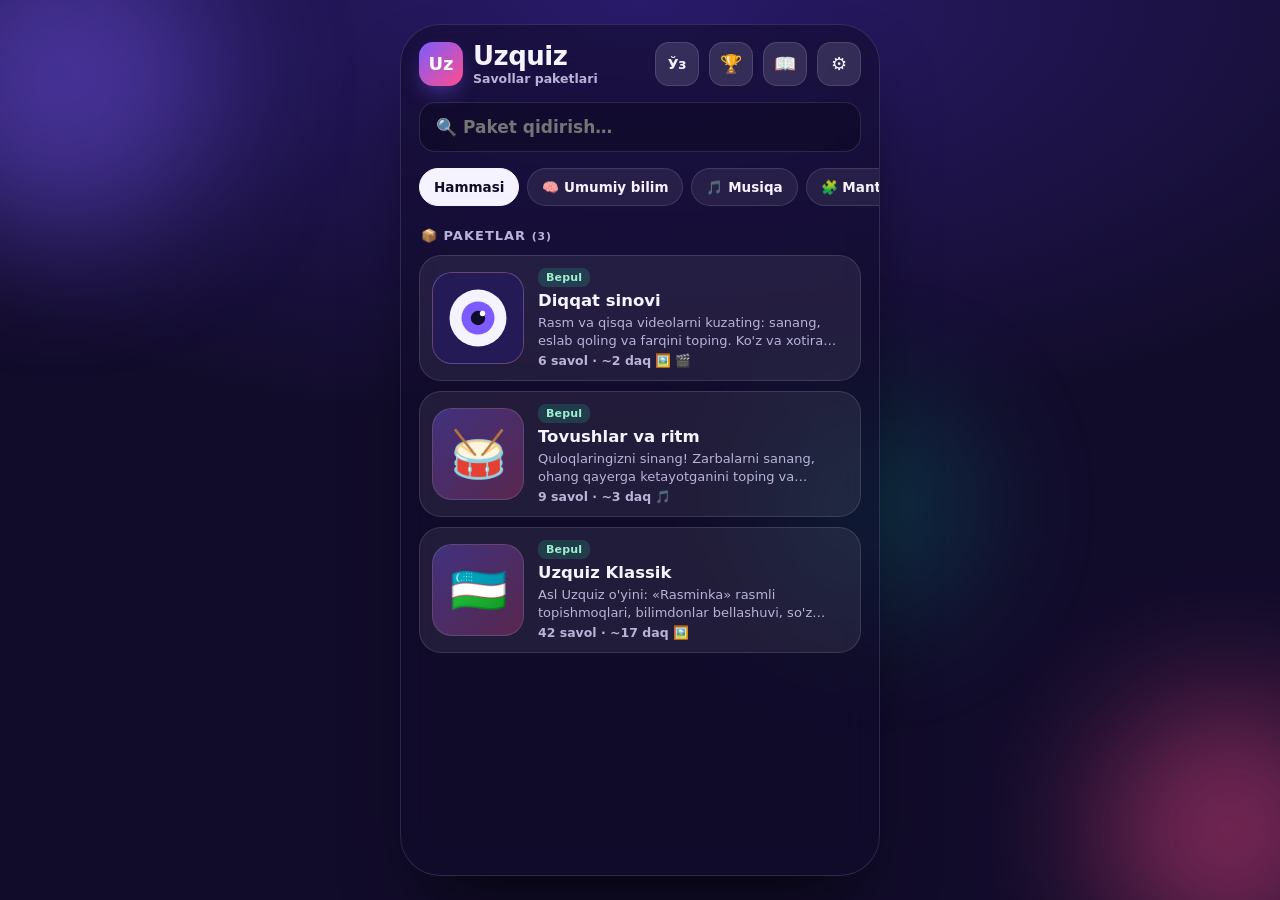
<file: index.html>
<!DOCTYPE html>
<html lang="uz">
<head>
  <meta charset="utf-8" />
  <meta name="viewport" content="width=device-width, initial-scale=1, viewport-fit=cover" />
  <meta name="theme-color" content="#120C2B" />
  <meta name="apple-mobile-web-app-capable" content="yes" />
  <meta name="apple-mobile-web-app-status-bar-style" content="black-translucent" />
  <meta name="apple-mobile-web-app-title" content="Uzquiz" />
  <meta name="description" content="Uzquiz — o'zbek tilidagi zamonaviy viktorina o'yini: 6 raund, 42 savol." />
  <title>Uzquiz — O'zbekcha viktorina</title>
  <link rel="manifest" href="manifest.webmanifest" />
  <link rel="icon" href="icon.svg" type="image/svg+xml" />
  <link rel="apple-touch-icon" href="icon.svg" />
  <link rel="stylesheet" href="css/styles.css" />
</head>
<body>
  <div class="bg-orbs" aria-hidden="true"><span></span><span></span><span></span></div>
  <main id="app" class="phone"></main>
  <div id="modal-root"></div>
  <div id="toast" class="toast" role="status" aria-live="polite"></div>
  <canvas id="confetti" aria-hidden="true"></canvas>
  <noscript>Uzquiz o'ynash uchun brauzeringizda JavaScript yoqilgan bo'lishi kerak.</noscript>
  <script type="module" src="js/app.js"></script>
</body>
</html>
</file>
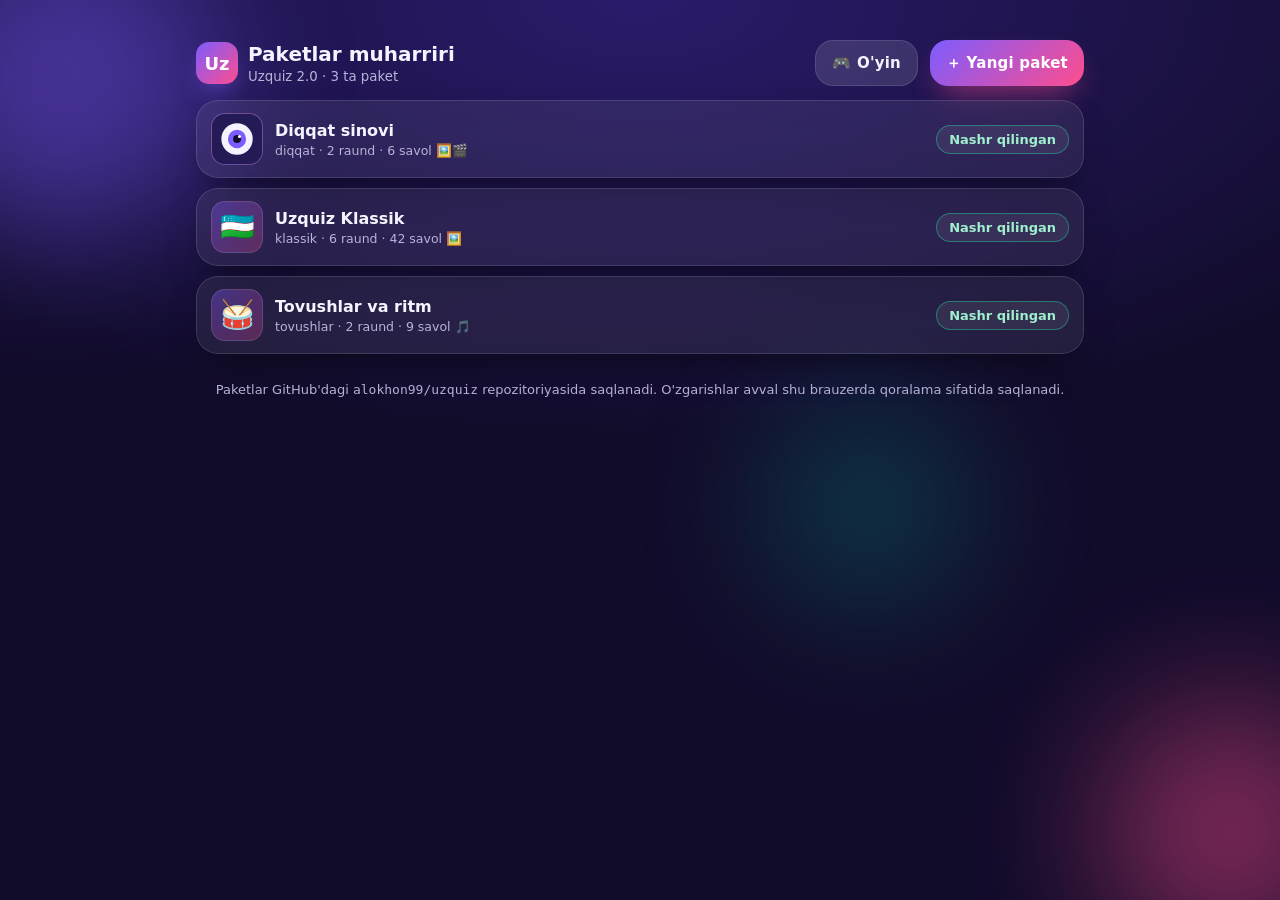
<file: admin.html>
<!DOCTYPE html>
<html lang="uz">
<head>
  <meta charset="utf-8" />
  <meta name="viewport" content="width=device-width, initial-scale=1, viewport-fit=cover" />
  <meta name="robots" content="noindex, nofollow" />
  <meta name="theme-color" content="#120C2B" />
  <title>Uzquiz — Paketlar muharriri</title>
  <link rel="icon" href="icon.svg" type="image/svg+xml" />
  <link rel="stylesheet" href="css/styles.css" />
  <link rel="stylesheet" href="css/admin.css" />
</head>
<body class="admin">
  <div class="bg-orbs" aria-hidden="true"><span></span><span></span><span></span></div>
  <div id="admin" class="admin-wrap">
    <p class="muted center" style="margin-top:40vh">Yuklanmoqda…</p>
  </div>
  <div id="modal-root"></div>
  <div id="toast" class="toast" role="status" aria-live="polite"></div>
  <script type="module" src="js/admin.js"></script>
</body>
</html>
</file>
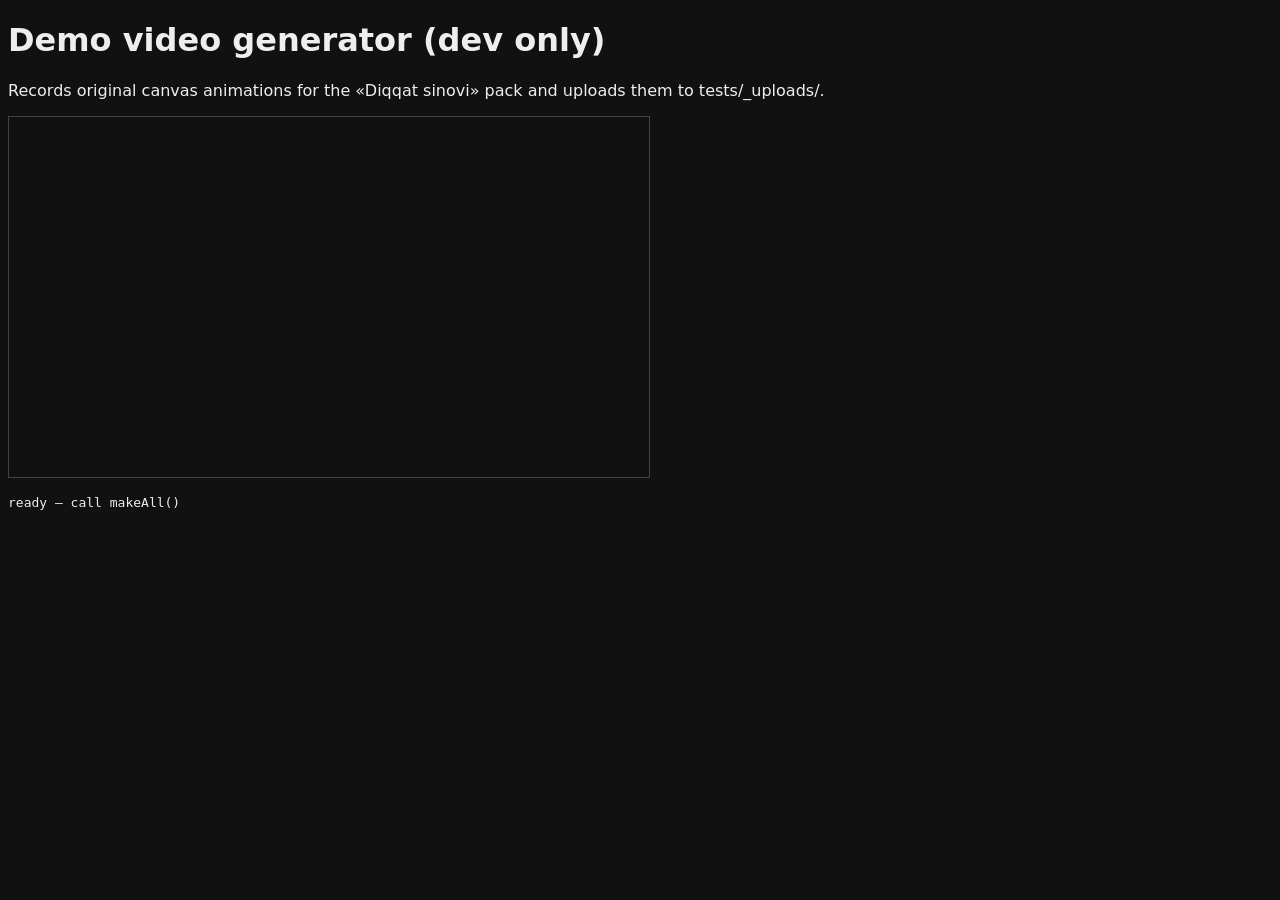
<file: tests/tools/make-videos.html>
<!DOCTYPE html>
<html lang="uz">
<head><meta charset="utf-8" /><title>Uzquiz — demo video generator</title></head>
<body style="background:#111;color:#eee;font-family:system-ui">
<h1>Demo video generator (dev only)</h1>
<p>Records original canvas animations for the «Diqqat sinovi» pack and uploads them to tests/_uploads/.</p>
<canvas id="c" width="640" height="360" style="width:640px;border:1px solid #444"></canvas>
<pre id="log"></pre>
<script type="module">
const c = document.getElementById("c"), ctx = c.getContext("2d");
const log = (t) => (document.getElementById("log").textContent += t + "\n");
const W = 640, H = 360, BG = "#1C1442";
const sleep = (ms) => new Promise((r) => setTimeout(r, ms));

function pickType() {
  for (const t of ["video/mp4;codecs=avc1.42E01E", "video/mp4;codecs=avc1", "video/mp4", "video/webm;codecs=vp9", "video/webm;codecs=vp8", "video/webm"])
    if (MediaRecorder.isTypeSupported(t)) return t;
  return "";
}

async function record(name, seconds, draw) {
  const type = pickType();
  const stream = c.captureStream(30);
  const rec = new MediaRecorder(stream, { mimeType: type, videoBitsPerSecond: 900_000 });
  const chunks = [];
  rec.ondataavailable = (e) => e.data.size && chunks.push(e.data);
  const done = new Promise((r) => (rec.onstop = r));
  rec.start(200);
  const t0 = performance.now();
  await new Promise((resolve) => {
    (function frame() {
      const t = (performance.now() - t0) / 1000;
      ctx.fillStyle = BG; ctx.fillRect(0, 0, W, H);
      draw(t);
      if (t < seconds) requestAnimationFrame(frame); else resolve();
    })();
  });
  rec.stop();
  await done;
  const ext = type.startsWith("video/mp4") ? "mp4" : "webm";
  const blob = new Blob(chunks, { type: type.split(";")[0] });
  const file = `${name}.${ext}`;
  const res = await fetch(`/__upload/${file}`, { method: "POST", body: blob }).then((r) => r.json());
  log(`${file}: ${(blob.size / 1024).toFixed(0)} KB (${type}) → ${res.ok ? "saved" : "FAILED"}`);
  return file;
}

function label(text) { ctx.fillStyle = "rgba(255,255,255,.5)"; ctx.font = "bold 20px system-ui"; ctx.fillText(text, 20, 34); }

// 1) Balls crossing the screen: 5 balls at different times/heights
const balls = [[0.4, 90, "#FF4D8D"], [1.3, 200, "#3DA9FF"], [2.0, 140, "#FFC53D"], [3.1, 260, "#22D39A"], [3.9, 110, "#7C5CFF"]];
async function v1() {
  return record("toplar", 6.5, (t) => {
    label("Uzquiz · Diqqat sinovi");
    for (const [st, y, col] of balls) {
      const x = -40 + (t - st) * 380;
      if (x > -40 && x < W + 40) { ctx.fillStyle = col; ctx.beginPath(); ctx.arc(x, y, 26, 0, Math.PI * 2); ctx.fill(); }
    }
  });
}
// 2) Flashing coloured squares; last one is yellow
const seq = [["#FF4D4D", "Q"], ["#3DA9FF", "K"], ["#22D39A", "Y"], ["#FF4D4D", "Q"], ["#FFC53D", "S"]];
async function v2() {
  return record("ranglar", 6.2, (t) => {
    label("Uzquiz · Diqqat sinovi");
    const i = Math.floor((t - 0.5) / 1.0);
    const phase = (t - 0.5) % 1.0;
    if (i >= 0 && i < seq.length && phase < 0.7) {
      const pos = [[120, 120], [400, 90], [260, 200], [460, 220], [180, 230]][i];
      ctx.fillStyle = seq[i][0]; ctx.fillRect(pos[0], pos[1], 110, 110);
    }
  });
}
// 3) Shapes appear one by one: circle, triangle, square, diamond (no star)
async function v3() {
  const shapes = ["circle", "triangle", "square", "diamond"];
  return record("shakllar", 6.0, (t) => {
    label("Uzquiz · Diqqat sinovi");
    const i = Math.floor((t - 0.5) / 1.2);
    if (i < 0 || i >= shapes.length || (t - 0.5) % 1.2 > 0.9) return;
    ctx.fillStyle = ["#FF8A3D", "#22D39A", "#3DA9FF", "#FF4D8D"][i];
    const cx = 320, cy = 190, s = 80;
    ctx.beginPath();
    if (shapes[i] === "circle") ctx.arc(cx, cy, s, 0, Math.PI * 2);
    if (shapes[i] === "triangle") { ctx.moveTo(cx, cy - s); ctx.lineTo(cx + s, cy + s * 0.8); ctx.lineTo(cx - s, cy + s * 0.8); }
    if (shapes[i] === "square") ctx.rect(cx - s, cy - s, s * 2, s * 2);
    if (shapes[i] === "diamond") { ctx.moveTo(cx, cy - s); ctx.lineTo(cx + s, cy); ctx.lineTo(cx, cy + s); ctx.lineTo(cx - s, cy); }
    ctx.closePath(); ctx.fill();
  });
}
window.makeAll = async () => { const files = [await v1(), await v2(), await v3()]; log("DONE " + files.join(",")); return files; };
log("ready — call makeAll()");
</script>
</body>
</html>
</file>
<file: css/styles.css>
:root {
  --bg: #120C2B;
  --bg-2: #1C1442;
  --card: rgba(255, 255, 255, 0.07);
  --card-strong: rgba(255, 255, 255, 0.12);
  --border: rgba(255, 255, 255, 0.12);
  --text: #F5F3FF;
  --muted: #B9B3D9;
  --primary: #7C5CFF;
  --primary-2: #FF4D8D;
  --accent: var(--primary);
  --success: #22D39A;
  --danger: #FF5A6E;
  --warning: #FFC53D;
  --radius: 22px;
  --radius-sm: 16px;
  --shadow: 0 18px 40px -18px rgba(0, 0, 0, 0.65);
  --safe-top: env(safe-area-inset-top, 0px);
  --safe-bottom: env(safe-area-inset-bottom, 0px);
  font-family: "SF Pro Rounded", ui-rounded, "Nunito", "Segoe UI", system-ui, -apple-system, Roboto, sans-serif;
  color-scheme: dark;
}

* { box-sizing: border-box; -webkit-tap-highlight-color: transparent; }

html, body {
  margin: 0;
  min-height: 100%;
  background: radial-gradient(120% 80% at 50% 0%, #2A1B6B 0%, var(--bg) 60%) fixed, var(--bg);
  color: var(--text);
  overscroll-behavior: none;
}

body { min-height: 100dvh; display: flex; justify-content: center; }

button, input { font: inherit; color: inherit; }
button { cursor: pointer; border: 0; background: none; touch-action: manipulation; }
:focus-visible { outline: 3px solid var(--warning); outline-offset: 3px; }

/* Fondagi rangli doiralar */
.bg-orbs { position: fixed; inset: 0; overflow: hidden; pointer-events: none; z-index: 0; }
.bg-orbs span { position: absolute; border-radius: 50%; filter: blur(70px); opacity: 0.45; animation: float 14s ease-in-out infinite; }
.bg-orbs span:nth-child(1) { width: 320px; height: 320px; background: #7C5CFF; top: -80px; left: -100px; }
.bg-orbs span:nth-child(2) { width: 260px; height: 260px; background: #FF4D8D; bottom: -60px; right: -80px; animation-delay: -5s; }
.bg-orbs span:nth-child(3) { width: 200px; height: 200px; background: #00C2A8; top: 45%; left: 60%; opacity: 0.25; animation-delay: -9s; }
@keyframes float { 0%, 100% { transform: translate(0, 0); } 50% { transform: translate(30px, -40px); } }

/* Telefon ramkasi */
.phone {
  position: relative;
  z-index: 1;
  width: 100%;
  max-width: 480px;
  min-height: 100dvh;
  padding: calc(var(--safe-top) + 16px) 18px calc(var(--safe-bottom) + 20px);
  display: flex;
  flex-direction: column;
}

@media (min-width: 560px) {
  body { align-items: center; padding: 24px 0; }
  .phone {
    min-height: min(860px, calc(100dvh - 48px));
    max-height: 900px;
    border-radius: 40px;
    border: 1px solid var(--border);
    background: rgba(18, 12, 43, 0.55);
    backdrop-filter: blur(20px);
    box-shadow: 0 40px 80px -30px rgba(0, 0, 0, 0.8);
    overflow-y: auto;
  }
}

.screen { flex: 1; display: flex; flex-direction: column; gap: 16px; animation: enter 0.32s cubic-bezier(.2,.8,.2,1); }
@keyframes enter { from { opacity: 0; transform: translateY(14px) scale(0.99); } to { opacity: 1; transform: none; } }

/* Umumiy elementlar */
.card {
  background: var(--card);
  border: 1px solid var(--border);
  border-radius: var(--radius);
  padding: 18px;
  backdrop-filter: blur(14px);
  box-shadow: var(--shadow);
}

.btn {
  display: flex; align-items: center; justify-content: center; gap: 10px;
  min-height: 56px; padding: 0 22px; width: 100%;
  border-radius: 18px; font-weight: 800; font-size: 17px; letter-spacing: 0.2px;
  transition: transform 0.12s ease, filter 0.2s ease, background 0.2s ease, opacity 0.2s;
  user-select: none;
}
.btn:active { transform: scale(0.97); }
.btn[disabled] { opacity: 0.45; pointer-events: none; }
.btn-primary { background: linear-gradient(135deg, var(--primary), var(--primary-2)); color: #fff; box-shadow: 0 14px 30px -12px rgba(255, 77, 141, 0.7); }
.btn-secondary { background: var(--card-strong); border: 1px solid var(--border); }
.btn-ghost { background: transparent; color: var(--muted); min-height: 48px; }
.btn-danger { background: rgba(255, 90, 110, 0.18); color: #FFB3BD; border: 1px solid rgba(255, 90, 110, 0.4); }
.btn-success { background: linear-gradient(135deg, #22D39A, #00A6C2); color: #052A22; }
.btn-row { display: flex; gap: 10px; }
.btn-row .btn { flex: 1; min-width: 0; padding: 0 12px; font-size: 15.5px; white-space: nowrap; }

.icon-btn {
  width: 44px; height: 44px; border-radius: 14px; display: grid; place-items: center;
  background: var(--card-strong); border: 1px solid var(--border); font-size: 18px; flex: none;
}

.topbar { display: flex; align-items: center; gap: 12px; }
.topbar h2 { margin: 0; font-size: 20px; flex: 1; }

.muted { color: var(--muted); }
.center { text-align: center; }
.spacer { flex: 1; }

/* Bosh sahifa */
.logo { text-align: center; margin-top: 4vh; }
.logo-mark {
  width: 104px; height: 104px; margin: 0 auto 14px; border-radius: 30px;
  background: linear-gradient(135deg, var(--primary), var(--primary-2));
  display: grid; place-items: center; font-size: 46px; font-weight: 900; color: #fff;
  box-shadow: 0 20px 50px -15px rgba(124, 92, 255, 0.9);
  animation: bob 4s ease-in-out infinite; position: relative;
}
.logo-mark::after { content: ""; position: absolute; width: 18px; height: 18px; border-radius: 50%; background: var(--warning); top: 14px; right: 14px; }
@keyframes bob { 0%, 100% { transform: translateY(0) rotate(-3deg); } 50% { transform: translateY(-8px) rotate(3deg); } }
.logo h1 { margin: 0; font-size: 42px; font-weight: 900; letter-spacing: -1px;
  background: linear-gradient(90deg, #fff, #D9CCFF); -webkit-background-clip: text; background-clip: text; color: transparent; }
.logo p { margin: 6px 0 0; color: var(--muted); font-size: 15px; }

.chips { display: flex; gap: 8px; justify-content: center; flex-wrap: wrap; }
.chip { padding: 7px 12px; border-radius: 999px; background: var(--card); border: 1px solid var(--border); font-size: 13px; font-weight: 700; color: var(--muted); }

.field label { display: block; font-size: 13px; font-weight: 700; color: var(--muted); margin: 0 0 8px 4px; }
.input {
  width: 100%; min-height: 56px; border-radius: 16px; padding: 0 16px;
  background: rgba(0, 0, 0, 0.25); border: 1.5px solid var(--border); font-size: 17px; font-weight: 600;
  transition: border-color 0.2s, box-shadow 0.2s;
}
.input:focus { outline: none; border-color: var(--primary); box-shadow: 0 0 0 4px rgba(124, 92, 255, 0.25); }
.input.shake { animation: shake 0.35s; border-color: var(--danger); }
@keyframes shake { 25% { transform: translateX(-6px); } 50% { transform: translateX(6px); } 75% { transform: translateX(-3px); } }

.best { display: flex; align-items: center; gap: 12px; }
.best .big { font-size: 26px; font-weight: 900; }
.menu-grid { display: grid; grid-template-columns: repeat(3, 1fr); gap: 10px; }
.menu-tile { display: flex; flex-direction: column; align-items: center; gap: 6px; padding: 14px 6px; border-radius: 18px; background: var(--card); border: 1px solid var(--border); font-size: 12.5px; font-weight: 700; min-height: 80px; justify-content: center; }
.menu-tile .e { font-size: 24px; }
.menu-tile:active { transform: scale(0.96); }

/* Raund kirish */
.intro-badge {
  width: 124px; height: 124px; margin: 6vh auto 0; border-radius: 36px; font-size: 60px;
  display: grid; place-items: center; background: color-mix(in srgb, var(--accent) 30%, transparent);
  border: 2px solid color-mix(in srgb, var(--accent) 60%, transparent);
  box-shadow: 0 20px 60px -20px var(--accent); animation: pop 0.5s cubic-bezier(.3,1.6,.5,1);
}
@keyframes pop { from { transform: scale(0.4); opacity: 0; } to { transform: scale(1); opacity: 1; } }
.intro-step { text-align: center; font-weight: 800; color: var(--accent); letter-spacing: 2px; font-size: 13px; text-transform: uppercase; }
.intro-title { text-align: center; font-size: 32px; font-weight: 900; margin: 0; }
.round-dots { display: flex; justify-content: center; gap: 6px; }
.round-dots i { width: 26px; height: 6px; border-radius: 4px; background: var(--card-strong); }
.round-dots i.done { background: var(--success); }
.round-dots i.cur { background: var(--accent); }
.rules { display: flex; gap: 10px; }
.rules .card { flex: 1; text-align: center; padding: 12px; }
.rules b { display: block; font-size: 20px; }
.rules span { font-size: 12px; color: var(--muted); }

/* Savol ekrani */
.q-head { display: flex; align-items: center; gap: 10px; }
.q-head .meta { flex: 1; min-width: 0; }
.q-head .meta small { display: block; color: var(--accent); font-weight: 800; font-size: 12px; letter-spacing: 1px; text-transform: uppercase; white-space: nowrap; overflow: hidden; text-overflow: ellipsis; }
.q-head .meta b { font-size: 16px; }
.score-pill { padding: 8px 12px; border-radius: 999px; background: var(--card-strong); border: 1px solid var(--border); font-weight: 900; font-size: 15px; white-space: nowrap; }
.score-pill.bump { animation: bump 0.45s; }
@keyframes bump { 40% { transform: scale(1.25); background: var(--success); color: #052A22; } }

.progress { height: 8px; border-radius: 8px; background: var(--card-strong); overflow: hidden; }
.progress > i { display: block; height: 100%; border-radius: 8px; background: linear-gradient(90deg, var(--accent), var(--primary-2)); transition: width 0.4s ease; }

.timer-wrap { display: flex; justify-content: center; align-items: center; gap: 12px; min-height: 64px; }
.timer { position: relative; width: 64px; height: 64px; }
.timer svg { transform: rotate(-90deg); }
.timer .track { stroke: var(--card-strong); }
.timer .bar { stroke: var(--accent); transition: stroke-dashoffset 0.25s linear, stroke 0.3s; stroke-linecap: round; }
.timer.low .bar { stroke: var(--danger); }
.timer .num { position: absolute; inset: 0; display: grid; place-items: center; font-weight: 900; font-size: 20px; }
.timer.low .num { color: var(--danger); animation: pulse 1s infinite; }
@keyframes pulse { 50% { transform: scale(1.15); } }
.streak { padding: 6px 12px; border-radius: 999px; background: rgba(255, 138, 61, 0.2); border: 1px solid rgba(255, 138, 61, 0.5); color: #FFC9A3; font-weight: 800; font-size: 13px; animation: pop 0.4s; }

.q-card { text-align: center; padding: 22px 18px; }
.q-image { font-size: 96px; line-height: 1.1; margin: 4px 0 14px; filter: drop-shadow(0 12px 20px rgba(0,0,0,0.4)); animation: pop 0.45s cubic-bezier(.3,1.6,.5,1); }
.q-image svg { width: 200px; max-width: 80%; height: auto; border-radius: 10px; box-shadow: 0 10px 30px rgba(0,0,0,0.4); }
.q-text { font-size: 20px; font-weight: 800; line-height: 1.35; margin: 0; }

.options { display: grid; gap: 10px; }
.option {
  display: flex; align-items: center; gap: 12px; text-align: left; width: 100%;
  min-height: 58px; padding: 12px 14px; border-radius: 18px;
  background: var(--card); border: 1.5px solid var(--border); font-size: 16.5px; font-weight: 700;
  transition: transform 0.12s, background 0.2s, border-color 0.2s, opacity 0.2s;
}
.option:active { transform: scale(0.98); }
.option .key { width: 32px; height: 32px; border-radius: 10px; display: grid; place-items: center; background: var(--card-strong); font-weight: 900; font-size: 14px; flex: none; }
.option.correct { background: rgba(34, 211, 154, 0.2); border-color: var(--success); }
.option.correct .key { background: var(--success); color: #052A22; }
.option.wrong { background: rgba(255, 90, 110, 0.2); border-color: var(--danger); animation: shake 0.35s; }
.option.wrong .key { background: var(--danger); color: #fff; }
.options.locked .option { pointer-events: none; }
.options.locked .option:not(.correct):not(.wrong) { opacity: 0.45; }

.hint { display: flex; flex-direction: column; align-items: center; gap: 10px; }
.hint-text { font-size: 14px; color: var(--muted); }
.hint-text b { color: var(--warning); font-size: 16px; }
.letters { display: flex; gap: 6px; flex-wrap: wrap; justify-content: center; }
.letters i { width: 30px; height: 36px; border-radius: 9px; background: var(--card-strong); border: 1px solid var(--border); display: grid; place-items: center; font-style: normal; font-weight: 900; font-size: 15px; }
.letters i.ok { background: rgba(34, 211, 154, 0.25); border-color: var(--success); animation: pop 0.35s; }
.letters i.part { background: rgba(255, 196, 61, 0.22); border-color: var(--warning); animation: pop 0.35s; }
.letters i.bad { background: rgba(255, 90, 110, 0.2); border-color: var(--danger); animation: pop 0.35s; }
.letters i.first { background: color-mix(in srgb, var(--warning) 30%, transparent); border-color: var(--warning); }
.letters i.gap { width: 10px; background: none; border: 0; }

/* Javob natijasi paneli */
.feedback {
  border-radius: var(--radius); padding: 16px; display: flex; flex-direction: column; gap: 10px;
  animation: slideUp 0.3s cubic-bezier(.2,.8,.2,1);
}
@keyframes slideUp { from { transform: translateY(30px); opacity: 0; } to { transform: none; opacity: 1; } }
.feedback.ok { background: rgba(34, 211, 154, 0.14); border: 1px solid rgba(34, 211, 154, 0.5); }
.feedback.bad { background: rgba(255, 90, 110, 0.14); border: 1px solid rgba(255, 90, 110, 0.5); }
.feedback.part { background: rgba(255, 196, 61, 0.14); border: 1px solid rgba(255, 196, 61, 0.55); }
.feedback .fb-note { font-size: 13.5px; color: var(--muted); }
.feedback .claim-btn { border-style: dashed; }
.small-note { font-size: 13px; margin: -6px 0 0; }
.feedback .fb-title { display: flex; align-items: center; justify-content: space-between; font-size: 20px; font-weight: 900; }
.feedback .pts { font-size: 16px; padding: 4px 10px; border-radius: 999px; background: rgba(255,255,255,0.12); }
.feedback .fb-answer { font-size: 15px; }
.feedback .fb-fact { font-size: 13.5px; color: var(--muted); }
.theme-reveal { text-align: center; font-size: 28px; font-weight: 900; color: var(--warning); letter-spacing: 1px; animation: pop 0.6s cubic-bezier(.3,1.6,.5,1); }

/* Natijalar */
.result-hero { text-align: center; margin-top: 2vh; }
.result-hero .emoji { font-size: 72px; animation: pop 0.6s cubic-bezier(.3,1.6,.5,1); }
.result-hero h2 { margin: 6px 0 2px; font-size: 28px; font-weight: 900; }
.result-score { font-size: 56px; font-weight: 900; line-height: 1; background: linear-gradient(90deg, var(--warning), var(--primary-2)); -webkit-background-clip: text; background-clip: text; color: transparent; }
.stars { font-size: 34px; letter-spacing: 6px; }
.stars .off { filter: grayscale(1); opacity: 0.3; }
.stat-row { display: grid; grid-template-columns: repeat(3, 1fr); gap: 10px; }
.stat { text-align: center; padding: 12px 6px; }
.stat b { display: block; font-size: 22px; font-weight: 900; }
.stat span { font-size: 12px; color: var(--muted); }
.breakdown { display: flex; flex-direction: column; gap: 8px; }
.bd-row { display: flex; align-items: center; gap: 10px; font-size: 14.5px; font-weight: 700; }
.bd-row .e { width: 34px; height: 34px; border-radius: 10px; display: grid; place-items: center; background: var(--card-strong); }
.bd-row .name { flex: 1; }
.bd-row .bar { width: 70px; height: 6px; border-radius: 4px; background: var(--card-strong); overflow: hidden; }
.bd-row .bar i { display: block; height: 100%; background: var(--success); }
.bd-row .val { width: 54px; text-align: right; color: var(--muted); }

/* Ro'yxatlar */
.list { display: flex; flex-direction: column; gap: 8px; }
.rec { display: flex; align-items: center; gap: 12px; padding: 12px 14px; }
.rec .pos { width: 32px; height: 32px; border-radius: 10px; display: grid; place-items: center; font-weight: 900; background: var(--card-strong); flex: none; }
.rec:nth-child(1) .pos { background: #FFC53D; color: #3A2A00; }
.rec:nth-child(2) .pos { background: #D7DBE6; color: #222; }
.rec:nth-child(3) .pos { background: #E0975A; color: #2A1300; }
.rec .who { flex: 1; min-width: 0; }
.rec .who b { display: block; overflow: hidden; text-overflow: ellipsis; white-space: nowrap; }
.rec .who small { color: var(--muted); }
.rec .sc { font-weight: 900; font-size: 18px; }
.empty { text-align: center; padding: 40px 20px; color: var(--muted); }
.empty .e { font-size: 56px; display: block; margin-bottom: 10px; }

.how-item { display: flex; gap: 12px; align-items: flex-start; }
.how-item .e { font-size: 26px; width: 44px; height: 44px; border-radius: 14px; display: grid; place-items: center; background: var(--card-strong); flex: none; }
.how-item h4 { margin: 0 0 4px; font-size: 16px; }
.how-item p { margin: 0; font-size: 14px; color: var(--muted); line-height: 1.45; }

.setting { display: flex; align-items: center; gap: 12px; padding: 14px 16px; }
.setting .txt { flex: 1; }
.setting .txt b { display: block; }
.setting .txt small { color: var(--muted); }
.switch { position: relative; width: 54px; height: 32px; flex: none; }
.switch input { position: absolute; inset: 0; opacity: 0; margin: 0; cursor: pointer; z-index: 1; }
.switch .slider { position: absolute; inset: 0; border-radius: 999px; background: var(--card-strong); border: 1px solid var(--border); transition: background 0.2s; }
.switch .slider::after { content: ""; position: absolute; top: 3px; left: 3px; width: 24px; height: 24px; border-radius: 50%; background: #fff; transition: transform 0.2s; }
.switch input:checked + .slider { background: var(--success); }
.switch input:checked + .slider::after { transform: translateX(22px); }
.switch input:focus-visible + .slider { outline: 3px solid var(--warning); outline-offset: 2px; }

/* Modal */
.modal-backdrop { position: fixed; inset: 0; background: rgba(5, 3, 15, 0.7); backdrop-filter: blur(6px); z-index: 50; display: flex; align-items: flex-end; justify-content: center; animation: fade 0.2s; }
@keyframes fade { from { opacity: 0; } }
.modal { width: 100%; max-width: 480px; background: var(--bg-2); border: 1px solid var(--border); border-radius: 28px 28px 0 0; padding: 24px 20px calc(var(--safe-bottom) + 20px); animation: slideUp 0.28s cubic-bezier(.2,.8,.2,1); display: flex; flex-direction: column; gap: 12px; text-align: center; }
.modal .e { font-size: 44px; }
.modal h3 { margin: 0; font-size: 22px; }
.modal p { margin: 0 0 6px; color: var(--muted); }
@media (min-width: 560px) { .modal-backdrop { align-items: center; } .modal { border-radius: 28px; } }

.preview-bar { position: fixed; top: 0; left: 0; right: 0; z-index: 70; text-align: center; padding: calc(var(--safe-top) + 6px) 12px 6px; background: var(--warning); color: #3A2A00; font-weight: 800; font-size: 13px; }
body:has(.preview-bar) .phone { padding-top: calc(var(--safe-top) + 46px); }
.toast { position: fixed; left: 50%; bottom: calc(var(--safe-bottom) + 28px); transform: translate(-50%, 30px); background: #fff; color: #1C1442; padding: 12px 18px; border-radius: 14px; font-weight: 800; font-size: 14px; opacity: 0; pointer-events: none; transition: opacity 0.25s, transform 0.25s; z-index: 60; max-width: 90vw; text-align: center; }
.toast.show { opacity: 1; transform: translate(-50%, 0); }

#confetti { position: fixed; inset: 0; width: 100%; height: 100%; pointer-events: none; z-index: 40; }

.sr-only { position: absolute; width: 1px; height: 1px; overflow: hidden; clip: rect(0 0 0 0); white-space: nowrap; }

@media (max-height: 680px) {
  .q-image { font-size: 72px; margin-bottom: 8px; }
  .q-text { font-size: 18px; }
  .option { min-height: 52px; }
  .logo { margin-top: 0; }
  .logo-mark { width: 84px; height: 84px; font-size: 38px; }
}

/* BUG-04/05: kichik telefonlar (masalan, 320 × 568) */
@media (max-height: 620px) {
  .phone { padding-top: calc(var(--safe-top) + 10px); padding-bottom: calc(var(--safe-bottom) + 12px); }
  .screen { gap: 10px; }
  .chips { display: none; }
  .logo-mark { width: 64px; height: 64px; font-size: 28px; border-radius: 20px; margin-bottom: 8px; }
  .logo-mark::after { width: 12px; height: 12px; top: 9px; right: 9px; }
  .logo h1 { font-size: 32px; }
  .best { padding: 10px 14px; }
  .best .big { font-size: 20px; }
  .menu-tile { min-height: 64px; padding: 8px 4px; }
  .timer-wrap { min-height: 44px; }
  .timer { transform: scale(0.72); margin: -9px 0; }
  .q-card { padding: 12px 14px; }
  .q-image { font-size: 50px; margin: 0 0 6px; }
  .q-image svg { width: 130px; }
  .q-text { font-size: 16.5px; }
  .options { gap: 8px; }
  .option { min-height: 46px; padding: 7px 12px; font-size: 15.5px; }
  .option .key { width: 28px; height: 28px; }
  .btn { min-height: 50px; }
  .intro-badge { width: 92px; height: 92px; font-size: 44px; margin-top: 2vh; }
  .intro-title { font-size: 26px; }
}

@media (prefers-reduced-motion: reduce) {
  *, *::before, *::after { animation-duration: 0.01ms !important; animation-iteration-count: 1 !important; transition-duration: 0.01ms !important; }
}

/* ================= Uzquiz 2.0: katalog, paket sahifasi, media ================= */
.cat-head { display: flex; align-items: center; gap: 10px; }
.cat-head .ch-title { flex: 1; min-width: 0; }
.cat-head h1 { margin: 0; font-size: 26px; font-weight: 900; letter-spacing: -0.5px; }
.cat-head small { color: var(--muted); font-size: 12.5px; font-weight: 700; }
.logo-mini { width: 44px; height: 44px; flex: none; border-radius: 14px; background: linear-gradient(135deg, var(--primary), var(--primary-2)); display: grid; place-items: center; font-weight: 900; color: #fff; font-size: 18px; box-shadow: 0 10px 24px -10px rgba(124, 92, 255, 0.9); }
.section-h { font-size: 13px; font-weight: 800; color: var(--muted); letter-spacing: 1px; text-transform: uppercase; margin: 4px 2px -4px; }
.search-wrap .input { min-height: 50px; }
.search-wrap .input::-webkit-search-cancel-button { filter: invert(1); }
.cat-chips { display: flex; gap: 8px; overflow-x: auto; padding-bottom: 2px; scrollbar-width: none; margin: 0 -18px; padding-left: 18px; padding-right: 18px; }
.cat-chips::-webkit-scrollbar { display: none; }
.chip-btn { flex: none; min-height: 38px; padding: 0 14px; border-radius: 999px; background: var(--card); border: 1px solid var(--border); font-weight: 800; font-size: 13.5px; white-space: nowrap; }
.chip-btn.on { background: var(--text); color: var(--bg); border-color: var(--text); }
.chip.free { color: #9FF0CF; border-color: rgba(34, 211, 154, 0.45); }

.cover { flex: none; width: 92px; height: 92px; border-radius: 20px; overflow: hidden; display: grid; place-items: center; background: linear-gradient(135deg, rgba(124, 92, 255, 0.35), rgba(255, 77, 141, 0.25)); border: 1px solid var(--border); }
.cover span { font-size: 46px; line-height: 1; }
.cover img { width: 100%; height: 100%; object-fit: cover; display: block; }
.cover.sm { width: 52px; height: 52px; border-radius: 14px; }
.cover.sm span { font-size: 28px; }
.cover.lg { width: 132px; height: 132px; border-radius: 32px; margin: 0 auto; box-shadow: 0 24px 50px -20px rgba(124, 92, 255, 0.8); animation: pop 0.45s cubic-bezier(.3,1.6,.5,1); }
.cover.lg span { font-size: 68px; }

.pack-list { display: flex; flex-direction: column; gap: 10px; }
.pack-card { display: flex; gap: 14px; align-items: center; text-align: left; width: 100%; padding: 12px; border-radius: 22px; background: var(--card); border: 1px solid var(--border); transition: transform 0.12s, background 0.2s; }
.pack-card:active { transform: scale(0.98); background: var(--card-strong); }
.pc-body { display: flex; flex-direction: column; gap: 4px; min-width: 0; flex: 1; }
.pc-title { font-size: 16.5px; font-weight: 900; }
.pc-desc { font-size: 13px; color: var(--muted); line-height: 1.35; display: -webkit-box; -webkit-line-clamp: 2; -webkit-box-orient: vertical; overflow: hidden; }
.pc-meta { font-size: 12.5px; color: var(--muted); font-weight: 700; display: flex; gap: 4px; align-items: center; flex-wrap: wrap; }
.pc-badges { display: flex; gap: 6px; flex-wrap: wrap; }
.badge-s { font-size: 11px; font-weight: 900; padding: 3px 8px; border-radius: 8px; letter-spacing: 0.2px; }
.badge-s.free { background: rgba(34, 211, 154, 0.18); color: #9FF0CF; }
.badge-s.price { background: rgba(255, 197, 61, 0.2); color: #FFE19A; }
.badge-s.new { background: rgba(255, 77, 141, 0.22); color: #FFB3CF; }
.badge-s.cont { background: rgba(124, 92, 255, 0.25); color: #D9CCFF; }

.cont-row { display: flex; gap: 10px; overflow-x: auto; scrollbar-width: none; margin: 0 -18px; padding: 0 18px 2px; }
.cont-row::-webkit-scrollbar { display: none; }
.cont-card { flex: none; display: flex; gap: 10px; align-items: center; text-align: left; padding: 10px 14px 10px 10px; border-radius: 18px; background: var(--card); border: 1px solid var(--border); max-width: 260px; }
.cont-card b { display: block; font-size: 14.5px; white-space: nowrap; overflow: hidden; text-overflow: ellipsis; max-width: 170px; }
.cont-card small { color: var(--muted); font-size: 12px; font-weight: 700; }

.detail-hero { display: flex; flex-direction: column; gap: 10px; align-items: center; text-align: center; }
.list-rounds { display: flex; flex-direction: column; gap: 8px; }
.lr { display: flex; align-items: center; gap: 10px; font-size: 14.5px; font-weight: 700; }
.lr .e { width: 34px; height: 34px; border-radius: 10px; display: grid; place-items: center; background: var(--card-strong); flex: none; }
.lr .name { flex: 1; min-width: 0; }

/* Media */
.media-box { position: relative; margin: 0 auto 14px; border-radius: 16px; overflow: hidden; }
.media-box.img { width: 100%; max-width: 360px; min-height: 120px; background: rgba(0, 0, 0, 0.2); }
.media-box.img img { display: block; width: 100%; height: auto; max-height: 38vh; object-fit: contain; opacity: 0; transition: opacity 0.25s; }
.media-box.img.ready img { opacity: 1; }
.media-box.img.ready .skel { display: none; }
.skel { position: absolute; inset: 0; background: linear-gradient(90deg, rgba(255,255,255,0.04), rgba(255,255,255,0.12), rgba(255,255,255,0.04)); background-size: 200% 100%; animation: skel 1.2s linear infinite; }
@keyframes skel { to { background-position: -200% 0; } }
.media-box.failed .skel { animation: none; background: rgba(255, 90, 110, 0.15); }
.media-box.failed::after { content: "📡 Yuklanmadi"; position: absolute; inset: 0; display: grid; place-items: center; font-weight: 800; color: #FFB3BD; }

.media-box.audio { display: flex; align-items: center; gap: 12px; padding: 12px; background: rgba(0, 0, 0, 0.22); border: 1px solid var(--border); max-width: 380px; text-align: left; flex-wrap: wrap; }
.play-big { width: 58px; height: 58px; border-radius: 50%; flex: none; background: linear-gradient(135deg, var(--accent), var(--primary-2)); color: #fff; font-size: 22px; display: grid; place-items: center; box-shadow: 0 10px 24px -10px var(--accent); }
.play-big:active, .play-over:active { transform: scale(0.94); }
.play-big[disabled] { opacity: 0.4; }
.media-box.playing .play-big { animation: pulse 1s infinite; }
.m-info { flex: 1; min-width: 0; display: flex; flex-direction: column; gap: 8px; }
.m-label { font-size: 14px; }
.m-bar { height: 6px; border-radius: 6px; background: var(--card-strong); overflow: hidden; }
.m-bar i { display: block; height: 100%; width: 0; background: var(--accent); transition: width 0.15s linear; }
.eq { display: flex; gap: 3px; align-items: flex-end; height: 26px; }
.eq i { width: 4px; height: 6px; border-radius: 2px; background: var(--accent); opacity: 0.4; }
.media-box.playing .eq i { opacity: 1; animation: eq 0.8s ease-in-out infinite; }
.media-box.playing .eq i:nth-child(2) { animation-delay: -0.2s; } .media-box.playing .eq i:nth-child(3) { animation-delay: -0.4s; } .media-box.playing .eq i:nth-child(4) { animation-delay: -0.6s; }
@keyframes eq { 50% { height: 24px; } }
.media-box.buffering .m-label::after { content: " · yuklanmoqda…"; color: var(--muted); font-weight: 600; }
.replay { flex-basis: 100%; min-height: 40px; border-radius: 12px; background: var(--card-strong); border: 1px solid var(--border); font-weight: 800; font-size: 14px; }

.media-box.video { width: 100%; max-width: 420px; background: #000; aspect-ratio: 16 / 9; }
.media-box.video video { display: block; width: 100%; height: 100%; object-fit: contain; }
.play-over { position: absolute; inset: 0; margin: auto; width: 72px; height: 72px; border-radius: 50%; background: rgba(124, 92, 255, 0.9); color: #fff; font-size: 28px; display: grid; place-items: center; box-shadow: 0 10px 30px rgba(0,0,0,0.5); }
.media-box.video.playing .play-over, .play-over[disabled] { display: none; }
.media-box.video .m-bar { position: absolute; left: 0; right: 0; bottom: 0; border-radius: 0; height: 4px; }
.media-box.video .replay { position: absolute; right: 8px; bottom: 10px; width: auto; padding: 0 12px; background: rgba(0,0,0,0.65); }
.media-box.video.buffering::after { content: "⏳"; position: absolute; top: 8px; right: 10px; font-size: 20px; }
.feedback .media-box { margin: 4px 0; }

.timer.waiting .bar { stroke: var(--muted); }
.timer.waiting .num { color: var(--muted); }
.options.tf { grid-template-columns: 1fr 1fr; }
.options.tf .option { justify-content: center; min-height: 64px; }
.option.picked { border-width: 2px; }

@media (max-height: 620px) {
  .media-box.img img { max-height: 28vh; }
  .media-box.video { max-width: 320px; }
  .play-big { width: 48px; height: 48px; }
  .cover.lg { width: 96px; height: 96px; }
}
.timer-wrap { flex-wrap: wrap; }
.timer-wrap .chip, .timer-wrap .streak { white-space: nowrap; }
.wait-chip { color: #FFE19A; border-color: rgba(255, 197, 61, 0.45); }
.media-box.video.ended .play-over { display: none; }
.media-box.audio.no-replay .play-big { opacity: 0.35; }
/* BUG-17: media savollar kichik ekranda (≤ 620 px balandlik) bir ekranga sig'ishi uchun */
@media (max-height: 620px) {
  .timer-wrap { flex-wrap: nowrap; gap: 8px; }
  .timer-wrap .wait-chip { display: none; }
  .timer-wrap .streak, .timer-wrap .chip { font-size: 11.5px; padding: 5px 9px; }
  .media-box { margin-bottom: 8px; }
  .media-box.img img { max-height: 21vh; }
  .media-box.img { min-height: 80px; }
  .media-box.video { max-width: 236px; }
  .media-box.audio { padding: 8px; }
  .q-card { padding: 10px 12px; }
  .options { gap: 6px; }
  .option { min-height: 42px; padding: 6px 12px; }
}
/* BUG-18: tor ekranda sarlavha qatori */
.cat-head small { display: block; white-space: nowrap; overflow: hidden; text-overflow: ellipsis; }
@media (max-width: 360px) { .cat-head .icon-btn { width: 40px; height: 40px; } .cat-head h1 { font-size: 22px; } }

/* 2.2: yozuv tanlash (lotin / kirill) */
.setting .seg { display: flex; gap: 4px; padding: 3px; border-radius: 12px; background: var(--card); border: 1px solid var(--border); flex-shrink: 0; }
.setting .seg-btn { min-height: 34px; padding: 0 12px; border-radius: 9px; font-weight: 800; font-size: 13.5px; color: var(--muted); background: none; border: 0; }
.setting .seg-btn.on { background: var(--primary); color: #fff; }
.script-btn { font-weight: 900; font-size: 14px; letter-spacing: -0.02em; }
</file>
<file: css/admin.css>
/* Uzquiz savollar muharriri */
body.admin { display: block; }
.admin-wrap { position: relative; z-index: 1; max-width: 920px; margin: 0 auto; padding: calc(var(--safe-top) + 16px) 16px calc(var(--safe-bottom) + 120px); display: flex; flex-direction: column; gap: 14px; }

.a-head { display: flex; align-items: center; gap: 12px; flex-wrap: wrap; }
.a-head .brand { display: flex; align-items: center; gap: 10px; flex: 1; min-width: 220px; }
.a-head .brand .logo-mini { width: 42px; height: 42px; border-radius: 13px; background: linear-gradient(135deg, var(--primary), var(--primary-2)); display: grid; place-items: center; font-weight: 900; color: #fff; }
.a-head h1 { margin: 0; font-size: 20px; }
.a-head small { color: var(--muted); }
.a-head .btn { width: auto; min-height: 46px; font-size: 15px; padding: 0 16px; }

.status-bar { display: flex; gap: 8px; flex-wrap: wrap; align-items: center; }
.pill { padding: 6px 12px; border-radius: 999px; font-size: 13px; font-weight: 800; border: 1px solid var(--border); background: var(--card); white-space: nowrap; }
.pill.ok { color: #9FF0CF; border-color: rgba(34, 211, 154, 0.45); background: rgba(34, 211, 154, 0.12); }
.pill.err { color: #FFB3BD; border-color: rgba(255, 90, 110, 0.5); background: rgba(255, 90, 110, 0.14); }
.pill.warn { color: #FFE19A; border-color: rgba(255, 197, 61, 0.5); background: rgba(255, 197, 61, 0.12); }
.pill.dirty { color: #D9CCFF; border-color: rgba(124, 92, 255, 0.6); background: rgba(124, 92, 255, 0.16); }
.link-btn { color: var(--muted); text-decoration: underline; font-size: 13px; font-weight: 700; padding: 4px; }

.tabs { display: flex; gap: 8px; overflow-x: auto; padding-bottom: 4px; scrollbar-width: none; }
.tabs::-webkit-scrollbar { display: none; }
.tab { position: relative; flex: none; display: flex; align-items: center; gap: 8px; padding: 10px 14px; border-radius: 14px; background: var(--card); border: 1px solid var(--border); font-weight: 800; font-size: 14px; min-height: 44px; }
.tab[aria-selected="true"] { background: color-mix(in srgb, var(--accent) 26%, transparent); border-color: var(--accent); }
.tab .badge { min-width: 20px; height: 20px; padding: 0 6px; border-radius: 10px; background: var(--danger); color: #fff; font-size: 11.5px; display: grid; place-items: center; }

.grid2 { display: grid; grid-template-columns: 1fr 1fr; gap: 12px; }
.grid4 { display: grid; grid-template-columns: 90px 1fr 120px 70px; gap: 12px; }
@media (max-width: 640px) { .grid2 { grid-template-columns: 1fr; } .grid4 { grid-template-columns: 70px 1fr; } }

.f { display: flex; flex-direction: column; gap: 6px; min-width: 0; }
.f > span { font-size: 12.5px; font-weight: 800; color: var(--muted); letter-spacing: 0.2px; }
.f .input, .f textarea, .f select { min-height: 46px; font-size: 15.5px; }
textarea.input { padding: 12px 14px; resize: vertical; min-height: 70px; line-height: 1.4; }
input[type="color"].input { padding: 6px; cursor: pointer; }
.input.big-emoji { font-size: 26px; text-align: center; padding: 0 6px; }

.q-edit { display: flex; flex-direction: column; gap: 12px; border-left: 4px solid var(--accent); }
.q-edit.has-err { border-left-color: var(--danger); }
.q-edit.changed .q-num::after { content: " • o'zgargan"; color: #D9CCFF; font-weight: 700; }
.q-top { display: flex; align-items: center; gap: 8px; }
.q-num { font-weight: 900; font-size: 15px; flex: 1; }
.q-top .icon-btn { width: 38px; height: 38px; border-radius: 11px; font-size: 15px; }
.q-top .icon-btn[disabled] { opacity: 0.3; pointer-events: none; }
.tag { font-size: 11.5px; font-weight: 800; padding: 4px 9px; border-radius: 8px; background: var(--card-strong); color: var(--muted); }
.tag.final { background: rgba(255, 197, 61, 0.2); color: #FFE19A; }

.opt-row { display: flex; align-items: center; gap: 10px; }
.opt-row .input { flex: 1; min-height: 46px; }
.opt-row.correct .input { border-color: var(--success); background: rgba(34, 211, 154, 0.08); }
.radio { position: relative; flex: none; width: 46px; height: 46px; border-radius: 14px; display: grid; place-items: center; background: var(--card-strong); border: 1.5px solid var(--border); font-weight: 900; cursor: pointer; }
.radio input { position: absolute; inset: 0; opacity: 0; margin: 0; cursor: pointer; }
.radio:has(input:checked) { background: var(--success); border-color: var(--success); color: #052A22; }
.radio:has(input:focus-visible) { outline: 3px solid var(--warning); outline-offset: 2px; }
.hint-line { font-size: 13px; color: var(--muted); }
.hint-line b { color: var(--warning); }

.svg-prev { display: flex; align-items: center; gap: 12px; }
.svg-prev .pic { width: 120px; }
.svg-prev .pic svg { width: 100%; height: auto; border-radius: 8px; }

.msgs { display: flex; flex-direction: column; gap: 6px; }
.msgs:empty { display: none; }
.msg { font-size: 13.5px; padding: 8px 12px; border-radius: 12px; line-height: 1.35; }
.msg.e { background: rgba(255, 90, 110, 0.14); border: 1px solid rgba(255, 90, 110, 0.4); color: #FFC2CA; }
.msg.w { background: rgba(255, 197, 61, 0.12); border: 1px solid rgba(255, 197, 61, 0.4); color: #FFE19A; }

.round-card h3 { margin: 0 0 12px; font-size: 16px; }
.section-title { font-size: 13px; font-weight: 800; color: var(--muted); letter-spacing: 1px; text-transform: uppercase; margin: 6px 4px 0; }

.publish-bar { position: fixed; left: 0; right: 0; bottom: 0; z-index: 30; padding: 12px 16px calc(var(--safe-bottom) + 12px); background: rgba(18, 12, 43, 0.92); backdrop-filter: blur(14px); border-top: 1px solid var(--border); }
.publish-bar .inner { max-width: 920px; margin: 0 auto; display: flex; gap: 10px; align-items: center; }
.publish-bar .summary { flex: 1; font-size: 14px; color: var(--muted); min-width: 0; }
.publish-bar .summary b { color: var(--text); }
.publish-bar .btn { width: auto; min-height: 50px; padding: 0 18px; font-size: 15.5px; }
@media (max-width: 640px) { .publish-bar .summary { display: none; } .publish-bar .btn { flex: 1; padding: 0 10px; } }

.modal.wide { max-width: 560px; text-align: left; }
.modal.wide h3, .modal.wide .e { text-align: center; }
.log { display: flex; flex-direction: column; gap: 6px; font-size: 14px; }
.log div::before { content: "• "; color: var(--muted); }
.log .ok::before { content: "✓ "; color: var(--success); }
.log .bad::before { content: "✕ "; color: var(--danger); }
.note { font-size: 13px; color: var(--muted); line-height: 1.45; }
.note a { color: #D9CCFF; }
.check { display: flex; gap: 8px; align-items: center; font-size: 14px; color: var(--muted); }
.check input { width: 18px; height: 18px; }
details.repo summary { cursor: pointer; font-size: 13px; color: var(--muted); font-weight: 700; }
.tab .badge[hidden] { display: none; }
a.btn { text-decoration: none; color: inherit; }
a.btn:visited { color: inherit; }
textarea { font: inherit; color: inherit; }

/* ===== 2.0 paketlar muharriri ===== */
.grid3 { display: grid; grid-template-columns: repeat(3, 1fr); gap: 12px; }
@media (max-width: 640px) { .grid3 { grid-template-columns: 1fr 1fr; } }
.pack-rows { display: flex; flex-direction: column; gap: 10px; }
.prow { display: flex; align-items: center; gap: 12px; text-align: left; width: 100%; padding: 12px 14px; }
.prow-body { flex: 1; min-width: 0; display: flex; flex-direction: column; gap: 3px; }
.prow-body b { font-size: 16px; }
.prow-body small { color: var(--muted); font-size: 12.5px; }
.pill.st-published { color: #9FF0CF; border-color: rgba(34, 211, 154, 0.45); }
.pill.st-draft { color: var(--muted); }
.pill.st-review { color: #FFE19A; border-color: rgba(255, 197, 61, 0.45); }
.pill.st-archived { color: #B9B3D9; opacity: 0.7; }
@media (max-width: 640px) { .prow { flex-wrap: wrap; } .prow .pill { order: 3; } }
.tab.add { border-style: dashed; color: var(--muted); }
.add-q { display: flex; gap: 10px; flex-wrap: wrap; }
.add-q .btn { width: auto; flex: 1; min-width: 140px; min-height: 48px; font-size: 15px; }
.input.mini { min-height: 38px; width: auto; padding: 0 10px; font-size: 13.5px; }
details.media-ed { border: 1px dashed var(--border); border-radius: 14px; padding: 10px 12px; }
details.media-ed[open] { border-style: solid; background: rgba(0, 0, 0, 0.12); }
details.media-ed summary { cursor: pointer; font-weight: 800; font-size: 14px; color: var(--muted); }
.med { display: flex; flex-direction: column; gap: 12px; margin-top: 10px; }
.seg { display: flex; gap: 6px; flex-wrap: wrap; }
.seg-btn { min-height: 36px; padding: 0 14px; border-radius: 10px; background: var(--card); border: 1px solid var(--border); font-weight: 800; font-size: 13.5px; }
.seg-btn.on { background: var(--accent); border-color: var(--accent); color: #fff; }
.med-file { display: flex; gap: 12px; align-items: flex-start; flex-wrap: wrap; }
.med-prev { width: 160px; min-height: 60px; border-radius: 12px; overflow: hidden; background: rgba(0, 0, 0, 0.25); display: grid; place-items: center; }
.med-prev img, .med-prev video { width: 100%; height: auto; display: block; }
.med-prev audio { width: 160px; }
.file-btn { width: auto; min-height: 44px; font-size: 14.5px; cursor: pointer; }
.file-btn.busy { opacity: 0.6; pointer-events: none; }
.file-btn.busy::after { content: " ⏳"; }
fieldset.rights { border: 1px solid var(--border); border-radius: 12px; padding: 10px 12px 12px; margin: 0; }
fieldset.rights legend { font-size: 12.5px; font-weight: 800; color: var(--muted); padding: 0 6px; }
.check.tf { flex: 1; min-height: 46px; padding: 0 12px; border-radius: 14px; border: 1.5px solid var(--border); background: var(--card); color: var(--text); font-weight: 800; }
.check.tf:has(input:checked) { border-color: var(--success); background: rgba(34, 211, 154, 0.12); }
.opt-row .icon-btn { width: 40px; height: 40px; flex: none; }
.opt-row .icon-btn[disabled] { opacity: 0.3; }
.st-list { display: flex; flex-direction: column; gap: 6px; }
.check.st { color: var(--text); font-weight: 700; }
.check.st input:disabled + * , .check.st:has(input:disabled) { opacity: 0.5; }
.empty { text-align: center; color: var(--muted); padding: 30px; }
/* BUG-19: raund amallari tor ekranda */
@media (max-width: 640px) {
  .round-card .btn-row { flex-wrap: wrap; }
  .round-card .btn-row .btn-danger { flex-basis: 100%; }
}

/* 2.1: javob tekshirish qoidalari */
.ans-ed .small { font-size: 12.5px; margin: 4px 0 8px; }
.try-out { font-size: 13.5px; min-height: 1.2em; margin-top: 6px; }
.try-out.ok { color: var(--success); }
.try-out.partial { color: var(--warning); }
.try-out.no { color: var(--danger); }
</file>
